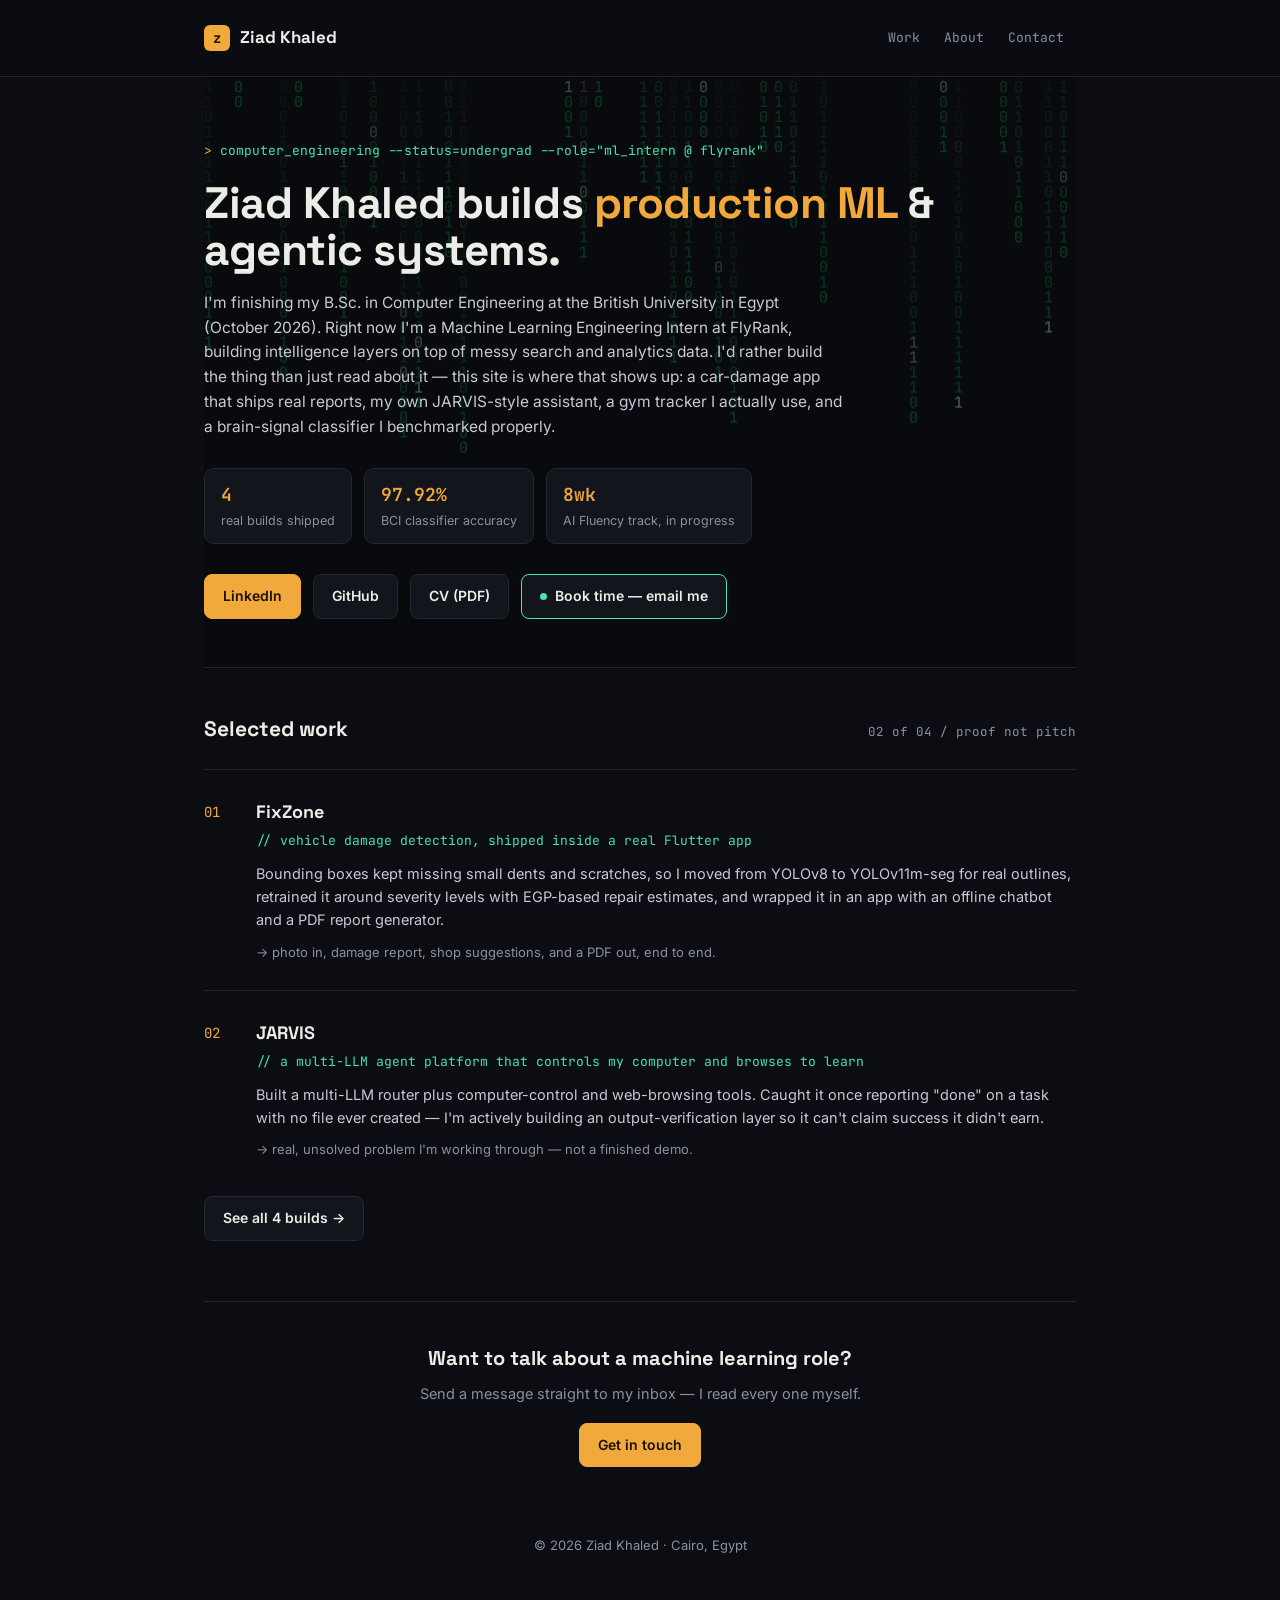
<file: index.html>
<!DOCTYPE html>
<html lang="en">
<head>
<meta charset="UTF-8">
<meta name="viewport" content="width=device-width, initial-scale=1.0">
<title>Ziad Khaled — Machine Learning Engineer</title>
<meta name="description" content="Ziad Khaled — Computer Engineering undergraduate and AI Engineer aspirant. Production ML + agentic systems, end-to-end.">
<link rel="canonical" href="https://720-hz.github.io/">
<meta property="og:type" content="website">
<meta property="og:site_name" content="Ziad Khaled">
<meta property="og:url" content="https://720-hz.github.io/">
<meta property="og:title" content="Ziad Khaled — Machine Learning Engineer">
<meta property="og:description" content="Ziad Khaled — Computer Engineering undergraduate and AI Engineer aspirant. Production ML + agentic systems, end-to-end.">
<meta property="og:image" content="https://720-hz.github.io/og-image.png">
<meta property="og:image:width" content="1200">
<meta property="og:image:height" content="630">
<meta name="twitter:card" content="summary_large_image">
<meta name="twitter:title" content="Ziad Khaled — Machine Learning Engineer">
<meta name="twitter:description" content="Ziad Khaled — Computer Engineering undergraduate and AI Engineer aspirant. Production ML + agentic systems, end-to-end.">
<meta name="twitter:image" content="https://720-hz.github.io/og-image.png">
<link rel="icon" href="data:image/svg+xml,%3Csvg xmlns='http://www.w3.org/2000/svg' viewBox='0 0 32 32'%3E%3Crect width='32' height='32' rx='6' fill='%23F2A93B'/%3E%3Ctext x='16' y='23' font-family='Georgia,serif' font-size='19' font-weight='700' fill='%230B0D12' text-anchor='middle'%3Ez%3C/text%3E%3Ccircle cx='24.5' cy='9' r='2.3' fill='%2346E3B4'/%3E%3C/svg%3E">
<link rel="preconnect" href="https://fonts.googleapis.com">
<link rel="preconnect" href="https://fonts.gstatic.com" crossorigin>
<link href="https://fonts.googleapis.com/css2?family=Space+Grotesk:wght@500;600;700&family=Inter:wght@400;500;600&family=JetBrains+Mono:wght@400;500;600&display=swap" rel="stylesheet">
<link rel="stylesheet" href="styles.css">
<script>document.documentElement.classList.add('js');</script>
</head>
<body>
<header>
  <div class="wrap">
    <a class="brand" href="index.html">
      <span class="mark mono">z</span> Ziad Khaled
    </a>
    <nav>
      <a href="work.html">Work</a>
      <a href="about.html">About</a>
      <a href="contact.html">Contact</a>
    </nav>
  </div>
</header>

<div class="wrap">

  <section class="hero reveal" id="top" style="border-top:none;">
    <canvas id="matrix-rain" class="matrix-rain" aria-hidden="true"></canvas>
    <div class="prompt">computer_engineering --status=undergrad --role="ml_intern @ flyrank"</div>
    <h1>Ziad Khaled builds <span>production ML</span> &amp; agentic systems.</h1>
    <p class="bio">I'm finishing my B.Sc. in Computer Engineering at the British University in Egypt (October 2026). Right now I'm a Machine Learning Engineering Intern at FlyRank, building intelligence layers on top of messy search and analytics data. I'd rather build the thing than just read about it — this site is where that shows up: a car-damage app that ships real reports, my own JARVIS-style assistant, a gym tracker I actually use, and a brain-signal classifier I benchmarked properly.</p>

    <div class="stats">
      <div class="stat"><div class="n mono">4</div><div class="l">real builds shipped</div></div>
      <div class="stat"><div class="n mono">97.92%</div><div class="l">BCI classifier accuracy</div></div>
      <div class="stat"><div class="n mono">8wk</div><div class="l">AI Fluency track, in progress</div></div>
    </div>

    <div class="links">
      <a class="btn primary" href="https://www.linkedin.com/in/ziad-khaled-b3a187253" target="_blank" rel="noopener">LinkedIn</a>
      <a class="btn" href="https://github.com/720-hz" target="_blank" rel="noopener">GitHub</a>
      <a class="btn" href="./Ziad_Khaled_CV.pdf" target="_blank" rel="noopener">CV (PDF)</a>
      <a class="btn accent" href="mailto:ziadkhaledshatah@gmail.com?subject=Let%27s%20talk" target="_blank" rel="noopener">Book time — email me</a>
    </div>
  </section>

  <section id="work-preview">
    <div class="section-head">
      <h2 class="reveal">Selected work</h2>
      <div class="section-note mono reveal">02 of 04 / proof not pitch</div>
    </div>
    <div class="row reveal reveal-1">
      <div class="idx mono">01</div>
      <div class="row-body">
        <h3>FixZone</h3>
        <p class="tagline">// vehicle damage detection, shipped inside a real Flutter app</p>
        <p>Bounding boxes kept missing small dents and scratches, so I moved from YOLOv8 to YOLOv11m-seg for real outlines, retrained it around severity levels with EGP-based repair estimates, and wrapped it in an app with an offline chatbot and a PDF report generator.</p>
        <p class="result">→ photo in, damage report, shop suggestions, and a PDF out, end to end.</p>
      </div>
    </div>
    <div class="row reveal reveal-2">
      <div class="idx mono">02</div>
      <div class="row-body">
        <h3>JARVIS</h3>
        <p class="tagline">// a multi-LLM agent platform that controls my computer and browses to learn</p>
        <p>Built a multi-LLM router plus computer-control and web-browsing tools. Caught it once reporting "done" on a task with no file ever created — I'm actively building an output-verification layer so it can't claim success it didn't earn.</p>
        <p class="result">→ real, unsolved problem I'm working through — not a finished demo.</p>
      </div>
    </div>

    <p class="reveal" style="margin-top:8px;"><a class="btn" href="work.html">See all 4 builds →</a></p>
  </section>

<section class="cta-banner reveal">
  <div class="wrap">
    <h2>Want to talk about a machine learning role?</h2>
    <p>Send a message straight to my inbox — I read every one myself.</p>
    <a class="btn primary" href="contact.html">Get in touch</a>
  </div>
</section>

</div>

<footer>
    <div class="wrap" style="display:flex;flex-wrap:wrap;gap:8px;justify-content:center;width:100%;">
    <span>© 2026 Ziad Khaled · Cairo, Egypt</span>
  </div>
</footer>
<script src="motion.js"></script>
<script src="matrix.js"></script>
<!-- Cloudflare Web Analytics --><script type='module' src='https://static.cloudflareinsights.com/beacon.min.js' data-cf-beacon='{"token": "58df96323a4a47d693aaca99b2e55f92"}'></script><!-- End Cloudflare Web Analytics -->
</body>
</html>
</file>
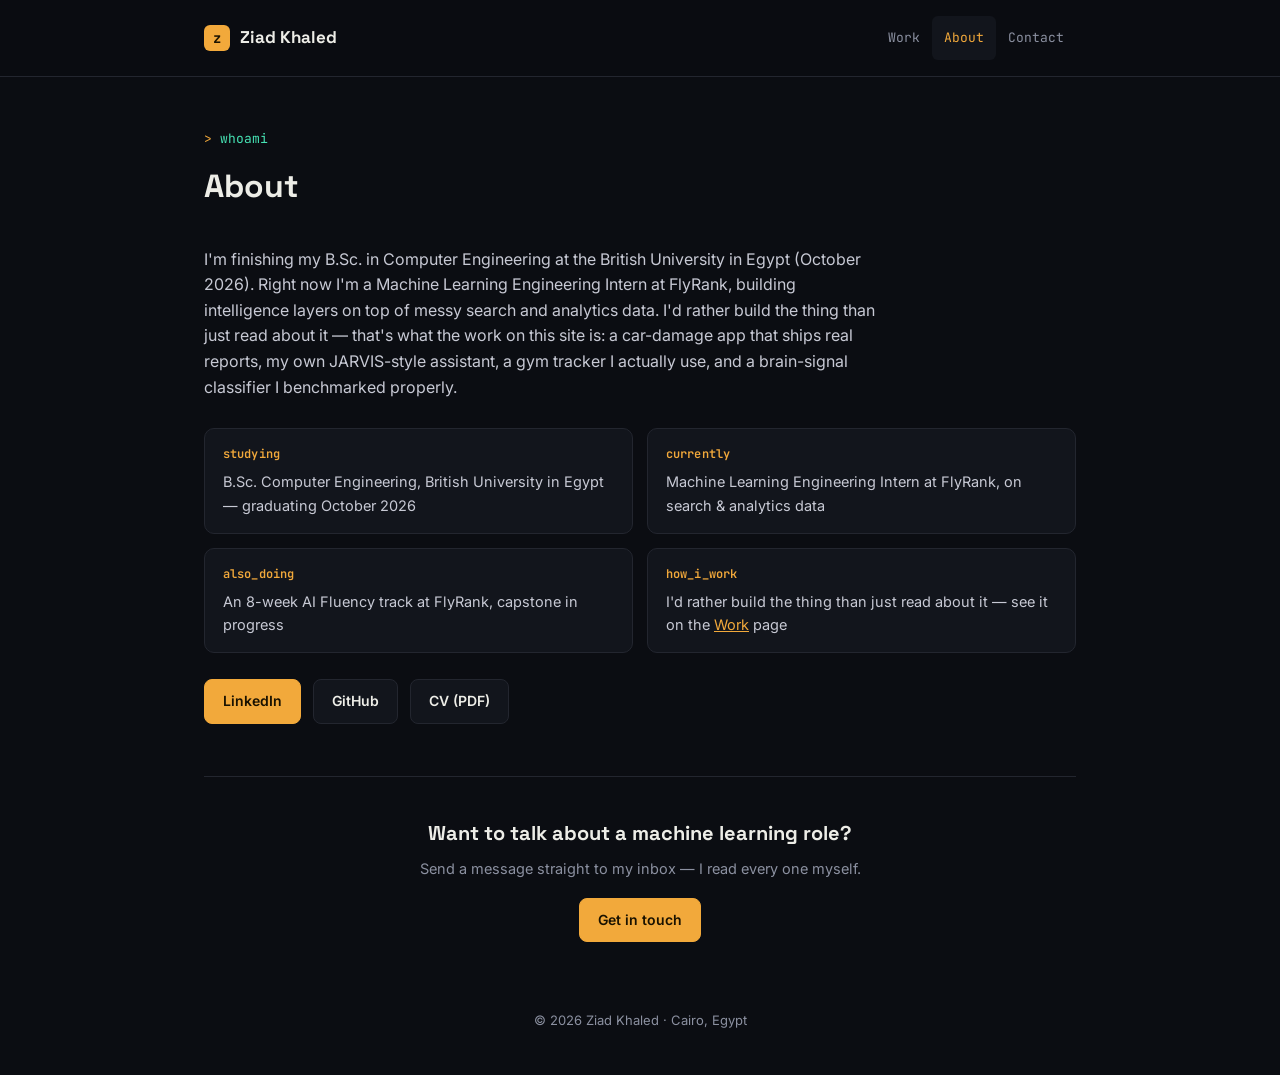
<file: about.html>
<!DOCTYPE html>
<html lang="en">
<head>
<meta charset="UTF-8">
<meta name="viewport" content="width=device-width, initial-scale=1.0">
<title>About — Ziad Khaled</title>
<meta name="description" content="About Ziad Khaled — Computer Engineering undergraduate at the British University in Egypt and Machine Learning Engineering Intern at FlyRank.">
<link rel="canonical" href="https://720-hz.github.io/about.html">
<meta property="og:type" content="website">
<meta property="og:site_name" content="Ziad Khaled">
<meta property="og:url" content="https://720-hz.github.io/about.html">
<meta property="og:title" content="About — Ziad Khaled">
<meta property="og:description" content="About Ziad Khaled — Computer Engineering undergraduate at the British University in Egypt and Machine Learning Engineering Intern at FlyRank.">
<meta property="og:image" content="https://720-hz.github.io/og-image.png">
<meta property="og:image:width" content="1200">
<meta property="og:image:height" content="630">
<meta name="twitter:card" content="summary_large_image">
<meta name="twitter:title" content="About — Ziad Khaled">
<meta name="twitter:description" content="About Ziad Khaled — Computer Engineering undergraduate at the British University in Egypt and Machine Learning Engineering Intern at FlyRank.">
<meta name="twitter:image" content="https://720-hz.github.io/og-image.png">
<link rel="icon" href="data:image/svg+xml,%3Csvg xmlns='http://www.w3.org/2000/svg' viewBox='0 0 32 32'%3E%3Crect width='32' height='32' rx='6' fill='%23F2A93B'/%3E%3Ctext x='16' y='23' font-family='Georgia,serif' font-size='19' font-weight='700' fill='%230B0D12' text-anchor='middle'%3Ez%3C/text%3E%3Ccircle cx='24.5' cy='9' r='2.3' fill='%2346E3B4'/%3E%3C/svg%3E">
<link rel="preconnect" href="https://fonts.googleapis.com">
<link rel="preconnect" href="https://fonts.gstatic.com" crossorigin>
<link href="https://fonts.googleapis.com/css2?family=Space+Grotesk:wght@500;600;700&family=Inter:wght@400;500;600&family=JetBrains+Mono:wght@400;500;600&display=swap" rel="stylesheet">
<link rel="stylesheet" href="styles.css">
<script>document.documentElement.classList.add('js');</script>
</head>
<body>
<header>
  <div class="wrap">
    <a class="brand" href="index.html">
      <span class="mark mono">z</span> Ziad Khaled
    </a>
    <nav>
      <a href="work.html">Work</a>
      <a href="about.html" class="active">About</a>
      <a href="contact.html">Contact</a>
    </nav>
  </div>
</header>

<div class="wrap">

  <section class="page-hero reveal" style="border-top:none;">
    <div class="prompt">whoami</div>
    <h1>About</h1>
  </section>

  <section style="border-top:none;padding-top:8px;">
    <p class="bio reveal" style="max-width:680px;font-size:16px;">I'm finishing my B.Sc. in Computer Engineering at the British University in Egypt (October 2026). Right now I'm a Machine Learning Engineering Intern at FlyRank, building intelligence layers on top of messy search and analytics data. I'd rather build the thing than just read about it — that's what the work on this site is: a car-damage app that ships real reports, my own JARVIS-style assistant, a gym tracker I actually use, and a brain-signal classifier I benchmarked properly.</p>

    <div class="facts reveal">
      <div class="fact">
        <div class="k mono">studying</div>
        <div class="v">B.Sc. Computer Engineering, British University in Egypt — graduating October 2026</div>
      </div>
      <div class="fact">
        <div class="k mono">currently</div>
        <div class="v">Machine Learning Engineering Intern at FlyRank, on search &amp; analytics data</div>
      </div>
      <div class="fact">
        <div class="k mono">also_doing</div>
        <div class="v">An 8-week AI Fluency track at FlyRank, capstone in progress</div>
      </div>
      <div class="fact">
        <div class="k mono">how_i_work</div>
        <div class="v">I'd rather build the thing than just read about it — see it on the <a href="work.html">Work</a> page</div>
      </div>
    </div>

    <div class="links reveal" style="margin-top:26px;">
      <a class="btn primary" href="https://www.linkedin.com/in/ziad-khaled-b3a187253" target="_blank" rel="noopener">LinkedIn</a>
      <a class="btn" href="https://github.com/720-hz" target="_blank" rel="noopener">GitHub</a>
      <a class="btn" href="./Ziad_Khaled_CV.pdf" target="_blank" rel="noopener">CV (PDF)</a>
    </div>
  </section>

<section class="cta-banner reveal">
  <div class="wrap">
    <h2>Want to talk about a machine learning role?</h2>
    <p>Send a message straight to my inbox — I read every one myself.</p>
    <a class="btn primary" href="contact.html">Get in touch</a>
  </div>
</section>

</div>

<footer>
    <div class="wrap" style="display:flex;flex-wrap:wrap;gap:8px;justify-content:center;width:100%;">
    <span>© 2026 Ziad Khaled · Cairo, Egypt</span>
  </div>
</footer>
<script src="motion.js"></script>
<!-- Cloudflare Web Analytics --><script type='module' src='https://static.cloudflareinsights.com/beacon.min.js' data-cf-beacon='{"token": "58df96323a4a47d693aaca99b2e55f92"}'></script><!-- End Cloudflare Web Analytics -->
</body>
</html>
</file>
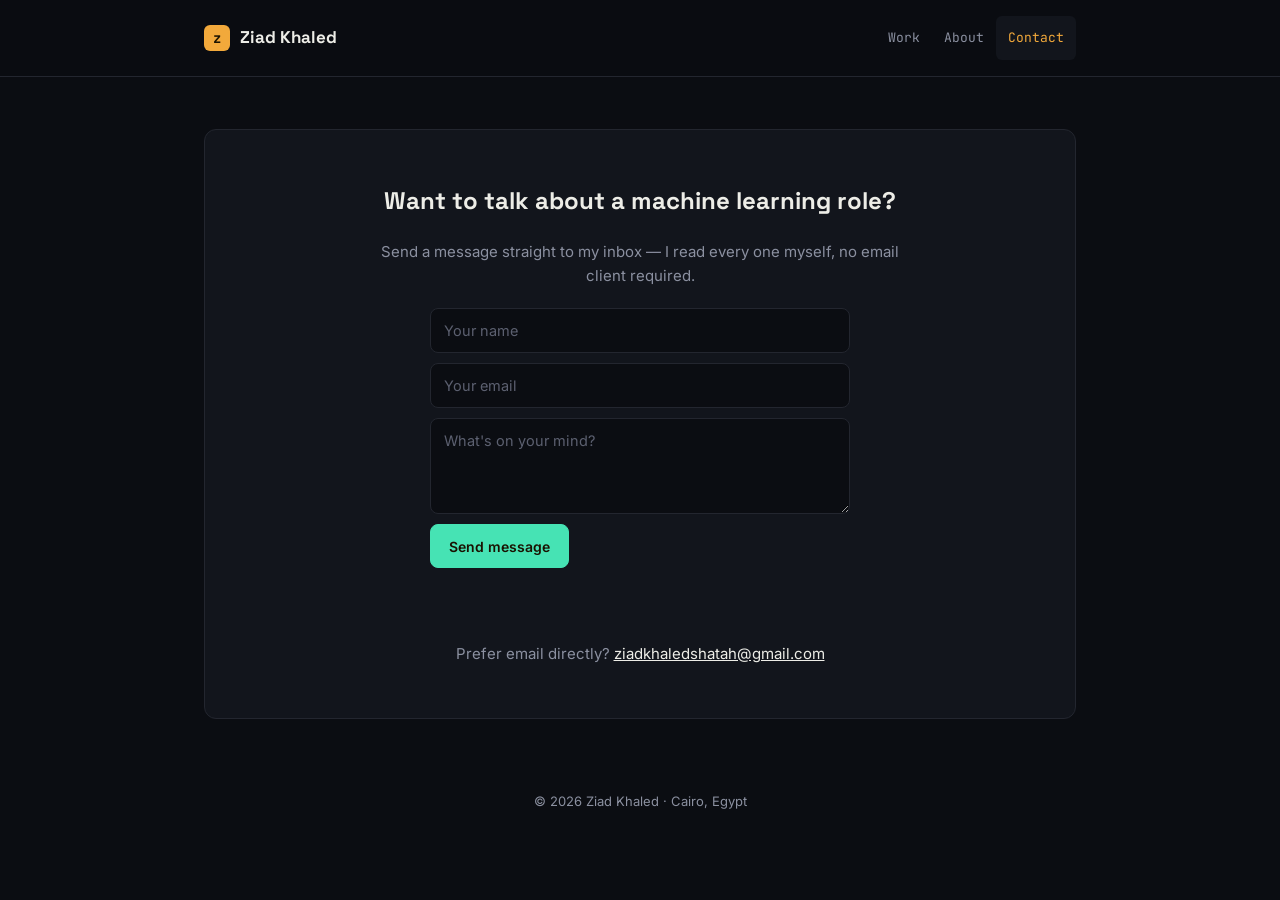
<file: contact.html>
<!DOCTYPE html>
<html lang="en">
<head>
<meta charset="UTF-8">
<meta name="viewport" content="width=device-width, initial-scale=1.0">
<title>Contact — Ziad Khaled</title>
<meta name="description" content="Get in touch with Ziad Khaled about a machine learning role.">
<link rel="canonical" href="https://720-hz.github.io/contact.html">
<meta property="og:type" content="website">
<meta property="og:site_name" content="Ziad Khaled">
<meta property="og:url" content="https://720-hz.github.io/contact.html">
<meta property="og:title" content="Contact — Ziad Khaled">
<meta property="og:description" content="Get in touch with Ziad Khaled about a machine learning role.">
<meta property="og:image" content="https://720-hz.github.io/og-image.png">
<meta property="og:image:width" content="1200">
<meta property="og:image:height" content="630">
<meta name="twitter:card" content="summary_large_image">
<meta name="twitter:title" content="Contact — Ziad Khaled">
<meta name="twitter:description" content="Get in touch with Ziad Khaled about a machine learning role.">
<meta name="twitter:image" content="https://720-hz.github.io/og-image.png">
<link rel="icon" href="data:image/svg+xml,%3Csvg xmlns='http://www.w3.org/2000/svg' viewBox='0 0 32 32'%3E%3Crect width='32' height='32' rx='6' fill='%23F2A93B'/%3E%3Ctext x='16' y='23' font-family='Georgia,serif' font-size='19' font-weight='700' fill='%230B0D12' text-anchor='middle'%3Ez%3C/text%3E%3Ccircle cx='24.5' cy='9' r='2.3' fill='%2346E3B4'/%3E%3C/svg%3E">
<link rel="preconnect" href="https://fonts.googleapis.com">
<link rel="preconnect" href="https://fonts.gstatic.com" crossorigin>
<link href="https://fonts.googleapis.com/css2?family=Space+Grotesk:wght@500;600;700&family=Inter:wght@400;500;600&family=JetBrains+Mono:wght@400;500;600&display=swap" rel="stylesheet">
<link rel="stylesheet" href="styles.css">
<script>document.documentElement.classList.add('js');</script>
</head>
<body>
<header>
  <div class="wrap">
    <a class="brand" href="index.html">
      <span class="mark mono">z</span> Ziad Khaled
    </a>
    <nav>
      <a href="work.html">Work</a>
      <a href="about.html">About</a>
      <a href="contact.html" class="active">Contact</a>
    </nav>
  </div>
</header>

<div class="wrap">

  <section class="reveal" style="border-top:none;padding-top:52px;">
    <div class="contact">
      <h1>Want to talk about a machine learning role?</h1>
      <p>Send a message straight to my inbox — I read every one myself, no email client required.</p>

      <form id="contact-form" class="contact-form">
        <input type="hidden" name="_subject" value="New message from 720-hz.github.io">
        <input type="hidden" name="_template" value="table">
        <input type="text" name="name" placeholder="Your name" required>
        <input type="email" name="email" placeholder="Your email" required>
        <textarea name="message" rows="4" placeholder="What's on your mind?" required></textarea>
        <button type="submit" class="btn accent" id="contact-submit">Send message</button>
        <p id="contact-status" class="contact-status" role="status" aria-live="polite"></p>
      </form>

      <p class="contact-fallback">Prefer email directly? <a href="mailto:ziadkhaledshatah@gmail.com?subject=Let%27s%20talk">ziadkhaledshatah@gmail.com</a></p>
    </div>
  </section>

</div>

<footer>
    <div class="wrap" style="display:flex;flex-wrap:wrap;gap:8px;justify-content:center;width:100%;">
    <span>© 2026 Ziad Khaled · Cairo, Egypt</span>
  </div>
</footer>
<script src="motion.js"></script>
<script src="contact.js"></script>
<!-- Cloudflare Web Analytics --><script type='module' src='https://static.cloudflareinsights.com/beacon.min.js' data-cf-beacon='{"token": "58df96323a4a47d693aaca99b2e55f92"}'></script><!-- End Cloudflare Web Analytics -->
</body>
</html>
</file>
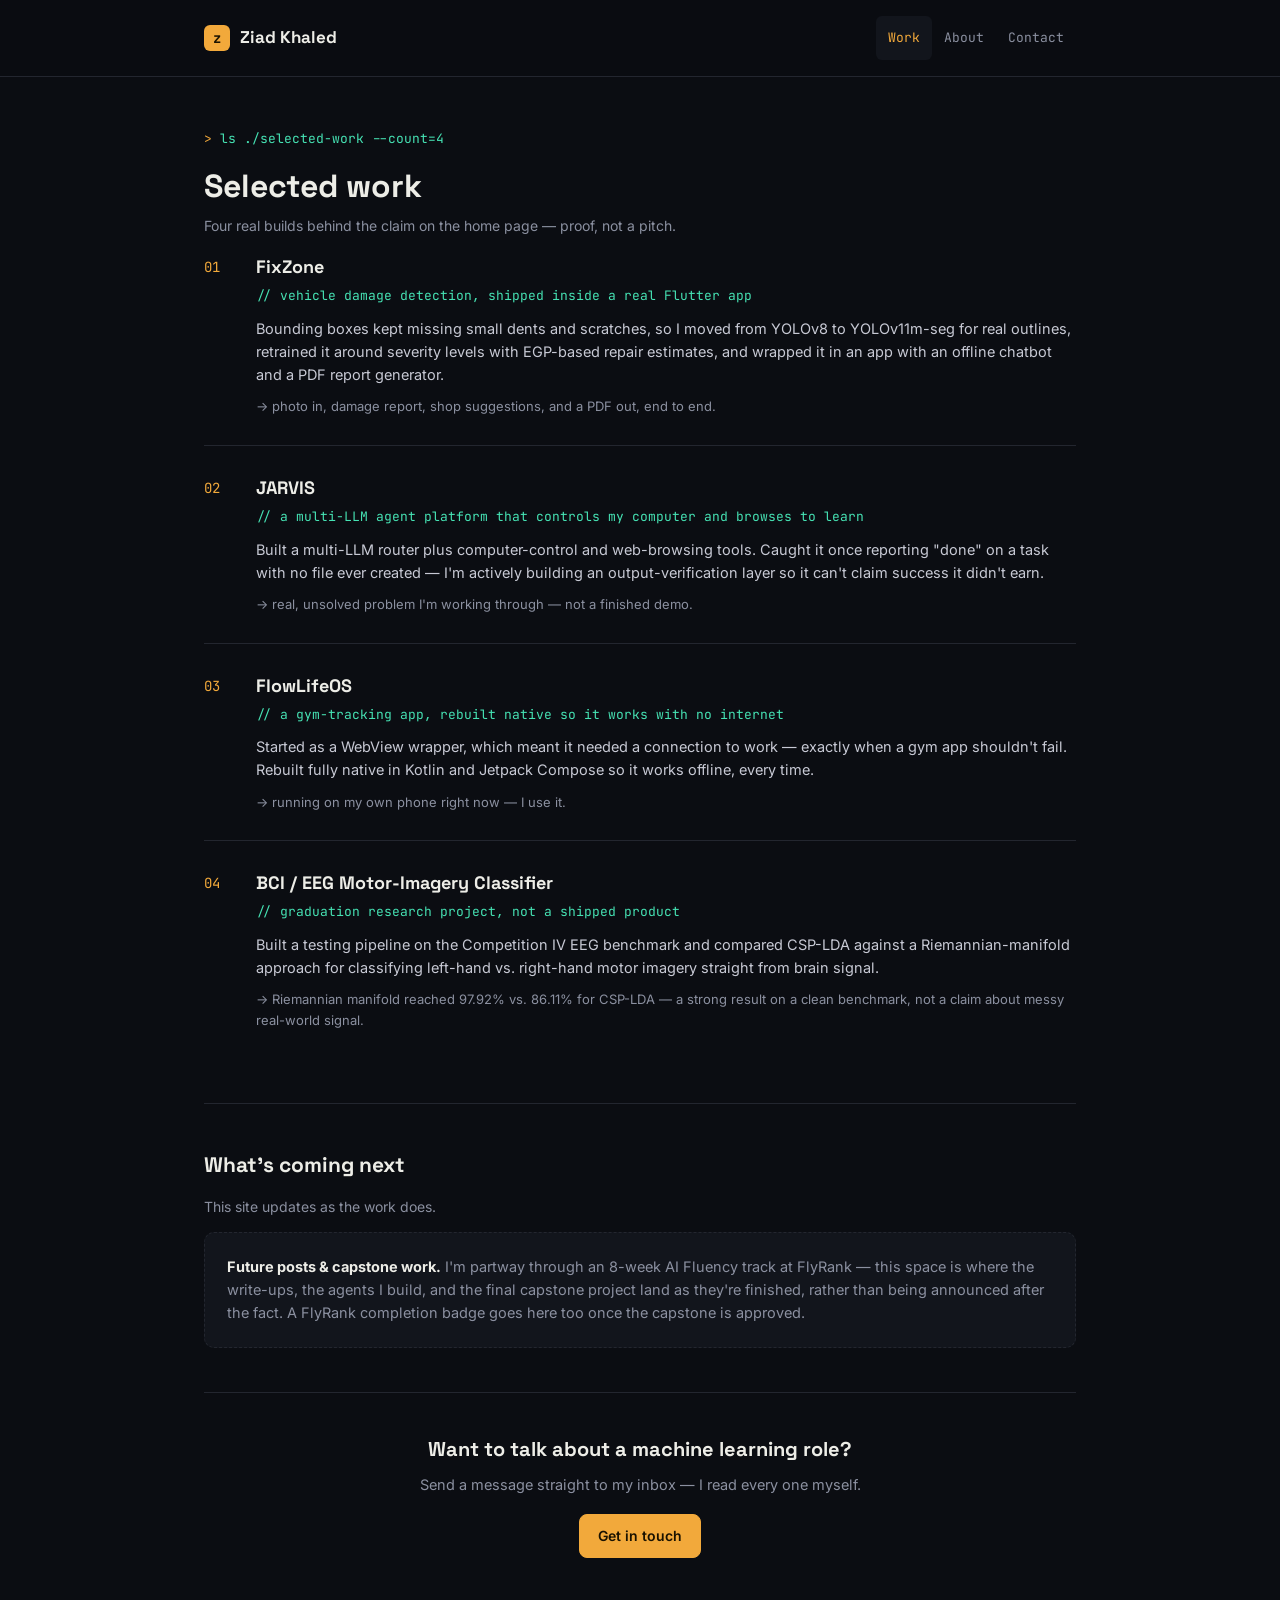
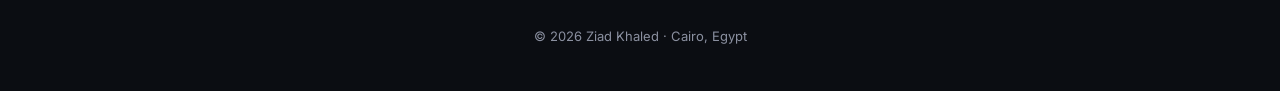
<file: work.html>
<!DOCTYPE html>
<html lang="en">
<head>
<meta charset="UTF-8">
<meta name="viewport" content="width=device-width, initial-scale=1.0">
<title>Work — Ziad Khaled</title>
<meta name="description" content="Selected work by Ziad Khaled: FixZone, JARVIS, FlowLifeOS, and a BCI/EEG motor-imagery classifier.">
<link rel="canonical" href="https://720-hz.github.io/work.html">
<meta property="og:type" content="website">
<meta property="og:site_name" content="Ziad Khaled">
<meta property="og:url" content="https://720-hz.github.io/work.html">
<meta property="og:title" content="Work — Ziad Khaled">
<meta property="og:description" content="Selected work by Ziad Khaled: FixZone, JARVIS, FlowLifeOS, and a BCI/EEG motor-imagery classifier.">
<meta property="og:image" content="https://720-hz.github.io/og-image.png">
<meta property="og:image:width" content="1200">
<meta property="og:image:height" content="630">
<meta name="twitter:card" content="summary_large_image">
<meta name="twitter:title" content="Work — Ziad Khaled">
<meta name="twitter:description" content="Selected work by Ziad Khaled: FixZone, JARVIS, FlowLifeOS, and a BCI/EEG motor-imagery classifier.">
<meta name="twitter:image" content="https://720-hz.github.io/og-image.png">
<link rel="icon" href="data:image/svg+xml,%3Csvg xmlns='http://www.w3.org/2000/svg' viewBox='0 0 32 32'%3E%3Crect width='32' height='32' rx='6' fill='%23F2A93B'/%3E%3Ctext x='16' y='23' font-family='Georgia,serif' font-size='19' font-weight='700' fill='%230B0D12' text-anchor='middle'%3Ez%3C/text%3E%3Ccircle cx='24.5' cy='9' r='2.3' fill='%2346E3B4'/%3E%3C/svg%3E">
<link rel="preconnect" href="https://fonts.googleapis.com">
<link rel="preconnect" href="https://fonts.gstatic.com" crossorigin>
<link href="https://fonts.googleapis.com/css2?family=Space+Grotesk:wght@500;600;700&family=Inter:wght@400;500;600&family=JetBrains+Mono:wght@400;500;600&display=swap" rel="stylesheet">
<link rel="stylesheet" href="styles.css">
<script>document.documentElement.classList.add('js');</script>
</head>
<body>
<header>
  <div class="wrap">
    <a class="brand" href="index.html">
      <span class="mark mono">z</span> Ziad Khaled
    </a>
    <nav>
      <a href="work.html" class="active">Work</a>
      <a href="about.html">About</a>
      <a href="contact.html">Contact</a>
    </nav>
  </div>
</header>

<div class="wrap">

  <section class="page-hero reveal" style="border-top:none;">
    <div class="prompt">ls ./selected-work --count=4</div>
    <h1>Selected work</h1>
    <p class="section-note">Four real builds behind the claim on the home page — proof, not a pitch.</p>
  </section>

  <section style="border-top:none;padding-top:8px;">
    <div class="row reveal reveal-1">
      <div class="idx mono">01</div>
      <div class="row-body">
        <h3>FixZone</h3>
        <p class="tagline">// vehicle damage detection, shipped inside a real Flutter app</p>
        <p>Bounding boxes kept missing small dents and scratches, so I moved from YOLOv8 to YOLOv11m-seg for real outlines, retrained it around severity levels with EGP-based repair estimates, and wrapped it in an app with an offline chatbot and a PDF report generator.</p>
        <p class="result">→ photo in, damage report, shop suggestions, and a PDF out, end to end.</p>
      </div>
    </div>
    <div class="row reveal reveal-2">
      <div class="idx mono">02</div>
      <div class="row-body">
        <h3>JARVIS</h3>
        <p class="tagline">// a multi-LLM agent platform that controls my computer and browses to learn</p>
        <p>Built a multi-LLM router plus computer-control and web-browsing tools. Caught it once reporting "done" on a task with no file ever created — I'm actively building an output-verification layer so it can't claim success it didn't earn.</p>
        <p class="result">→ real, unsolved problem I'm working through — not a finished demo.</p>
      </div>
    </div>
    <div class="row reveal reveal-3">
      <div class="idx mono">03</div>
      <div class="row-body">
        <h3>FlowLifeOS</h3>
        <p class="tagline">// a gym-tracking app, rebuilt native so it works with no internet</p>
        <p>Started as a WebView wrapper, which meant it needed a connection to work — exactly when a gym app shouldn't fail. Rebuilt fully native in Kotlin and Jetpack Compose so it works offline, every time.</p>
        <p class="result">→ running on my own phone right now — I use it.</p>
      </div>
    </div>
    <div class="row reveal reveal-4">
      <div class="idx mono">04</div>
      <div class="row-body">
        <h3>BCI / EEG Motor-Imagery Classifier</h3>
        <p class="tagline">// graduation research project, not a shipped product</p>
        <p>Built a testing pipeline on the Competition IV EEG benchmark and compared CSP-LDA against a Riemannian-manifold approach for classifying left-hand vs. right-hand motor imagery straight from brain signal.</p>
        <p class="result">→ Riemannian manifold reached 97.92% vs. 86.11% for CSP-LDA — a strong result on a clean benchmark, not a claim about messy real-world signal.</p>
      </div>
    </div>
  </section>

  <section class="reveal">
    <h2>What's coming next</h2>
    <p class="section-note">This site updates as the work does.</p>
    <div class="future">
      <strong>Future posts &amp; capstone work.</strong> I'm partway through an 8-week AI Fluency track at FlyRank — this space is where the write-ups, the agents I build, and the final capstone project land as they're finished, rather than being announced after the fact. A FlyRank completion badge goes here too once the capstone is approved.
    </div>
  </section>

<section class="cta-banner reveal">
  <div class="wrap">
    <h2>Want to talk about a machine learning role?</h2>
    <p>Send a message straight to my inbox — I read every one myself.</p>
    <a class="btn primary" href="contact.html">Get in touch</a>
  </div>
</section>

</div>

<footer>
    <div class="wrap" style="display:flex;flex-wrap:wrap;gap:8px;justify-content:center;width:100%;">
    <span>© 2026 Ziad Khaled · Cairo, Egypt</span>
  </div>
</footer>
<script src="motion.js"></script>
<!-- Cloudflare Web Analytics --><script type='module' src='https://static.cloudflareinsights.com/beacon.min.js' data-cf-beacon='{"token": "58df96323a4a47d693aaca99b2e55f92"}'></script><!-- End Cloudflare Web Analytics -->
</body>
</html>
</file>
<file: styles.css>
:root{
  --bg:#0B0D12;
  --bg2:#12151C;
  --text:#EDEDE7;
  --desc:#C7C9D4;
  --muted:#8B90A0;
  --accent:#F2A93B;
  --accent-ink:#1A1200;
  --accent2:#46E3B4;
  --border:#23262F;
}
*{box-sizing:border-box;}
html{scroll-behavior:smooth;}
body{
  margin:0;
  background:var(--bg);
  color:var(--text);
  font-family:'Inter',system-ui,sans-serif;
  line-height:1.6;
}
h1,h2,h3,.brand{font-family:'Space Grotesk',system-ui,sans-serif;}
.mono{font-family:'JetBrains Mono',ui-monospace,monospace;}
a{color:var(--accent);}
.wrap{max-width:920px;margin:0 auto;padding:0 24px;}

/* ---- header / nav ---- */
header{
  position:sticky;top:0;z-index:20;
  display:flex;align-items:center;justify-content:space-between;
  padding:16px 0;border-bottom:1px solid var(--border);
  background:rgba(11,13,18,.85);backdrop-filter:blur(10px);-webkit-backdrop-filter:blur(10px);
}
header .wrap{display:flex;align-items:center;justify-content:space-between;width:100%;}
.brand{
  display:flex;align-items:center;gap:10px;min-height:44px;
  font-weight:700;font-size:17px;color:var(--text);text-decoration:none;
}
.brand .mark{
  width:26px;height:26px;border-radius:6px;background:var(--accent);
  color:var(--accent-ink);display:flex;align-items:center;justify-content:center;
  font-size:14px;font-weight:700;font-family:'JetBrains Mono',monospace;
}
nav{display:flex;align-items:center;}
nav a{
  font-family:'JetBrains Mono',monospace;font-size:13px;color:var(--muted);text-decoration:none;
  display:inline-flex;align-items:center;min-height:44px;padding:0 12px;border-radius:6px;
  transition:color .15s ease, background .15s ease;
}
nav a:hover{color:var(--accent);background:var(--bg2);}
nav a.active{color:var(--accent);background:var(--bg2);}

/* ---- hero ---- */
.hero{padding:64px 0 40px;position:relative;overflow:hidden;}
.matrix-rain{position:absolute;inset:0;width:100%;height:100%;z-index:0;opacity:.4;pointer-events:none;}
.hero>*:not(.matrix-rain){position:relative;z-index:1;}
.prompt{font-family:'JetBrains Mono',monospace;font-size:13px;color:var(--accent2);margin-bottom:18px;word-break:break-word;}
.prompt::before{content:"> ";color:var(--accent);}
.hero h1{font-size:44px;line-height:1.08;margin:0 0 16px;letter-spacing:-.01em;}
.hero h1 span{color:var(--accent);}
.hero .tag{font-size:17px;color:var(--muted);max-width:600px;margin:0 0 22px;}
.bio{max-width:640px;font-size:15.5px;color:var(--desc);margin-bottom:28px;}

.page-hero{padding:52px 0 8px;}
.page-hero h1{font-size:32px;line-height:1.15;margin:0 0 10px;}
.page-hero .section-note{margin:0;}

/* ---- stat strip ---- */
.stats{display:flex;flex-wrap:wrap;gap:12px;margin-bottom:30px;}
.stat{border:1px solid var(--border);background:var(--bg2);border-radius:10px;padding:12px 16px;}
.stat .n{font-family:'JetBrains Mono',monospace;font-size:18px;color:var(--accent);font-weight:600;}
.stat .l{font-size:12.5px;color:var(--muted);margin-top:2px;}

/* ---- buttons ---- */
.links{display:flex;flex-wrap:wrap;gap:12px;margin-bottom:8px;}
.btn{
  display:inline-flex;align-items:center;gap:8px;min-height:44px;
  padding:10px 18px;border-radius:8px;font-size:14px;font-weight:600;
  text-decoration:none;border:1px solid var(--border);color:var(--text);
  background:var(--bg2);transition:border-color .15s ease, transform .15s ease, box-shadow .15s ease;
}
.btn:hover{border-color:var(--accent);transform:translateY(-2px);box-shadow:0 6px 18px rgba(242,169,59,.12);}
.btn.primary{background:var(--accent);color:var(--accent-ink);border-color:var(--accent);}
.btn.primary:hover{opacity:.92;}
.btn.accent{border-color:var(--accent2);}
.btn.accent::before{content:"";width:7px;height:7px;border-radius:50%;background:var(--accent2);}

section{padding:44px 0;border-top:1px solid var(--border);}
.section-head{display:flex;align-items:baseline;flex-wrap:wrap;gap:8px;justify-content:space-between;margin-bottom:24px;}
section h2{font-size:21px;margin:0;}
.section-note{color:var(--muted);font-size:14px;}
.section-note.mono{font-family:'JetBrains Mono',monospace;font-size:12.5px;}

/* ---- work rows (numbered list) ---- */
.row{display:flex;gap:22px;padding:28px 0;border-top:1px solid var(--border);}
.row:first-of-type{border-top:none;padding-top:0;}
.idx{font-family:'JetBrains Mono',monospace;font-size:14px;color:var(--accent);min-width:30px;padding-top:3px;flex-shrink:0;}
.row-body h3{margin:0 0 4px;font-size:18px;}
.row-body .tagline{color:var(--accent2);font-size:13px;font-family:'JetBrains Mono',monospace;margin:0 0 10px;}
.row-body p{margin:0;font-size:14.5px;color:var(--desc);}
.row-body .result{margin-top:10px;font-size:13px;color:var(--muted);}

.future{
  background:var(--bg2);border:1px dashed var(--border);border-radius:10px;
  padding:22px;font-size:14.5px;color:var(--muted);
}
.future strong{color:var(--text);}

/* ---- about facts ---- */
.facts{display:grid;grid-template-columns:1fr 1fr;gap:14px;margin:26px 0 6px;}
@media(max-width:640px){.facts{grid-template-columns:1fr;}}
.facts .fact{background:var(--bg2);border:1px solid var(--border);border-radius:10px;padding:16px 18px;}
.facts .fact .k{font-family:'JetBrains Mono',monospace;font-size:12px;font-weight:600;color:var(--accent);letter-spacing:.01em;margin-bottom:6px;}
.facts .fact .v{font-size:14.5px;color:var(--desc);}

/* ---- contact ---- */
.contact{
  background:var(--bg2);border:1px solid var(--border);border-radius:12px;padding:32px;
  text-align:center;
}
.contact h1, .contact h2{color:var(--text);}
.contact p{color:var(--muted);max-width:520px;margin:8px auto 20px;font-size:15px;}
.contact .btn.accent{background:var(--accent2);color:var(--accent-ink);border-color:var(--accent2);}
.contact .btn.accent::before{display:none;}

.contact-form{
  max-width:420px;margin:0 auto;text-align:left;display:flex;flex-direction:column;gap:10px;
}
.contact-form input,
.contact-form textarea{
  width:100%;min-height:44px;padding:13px;border-radius:8px;border:1px solid var(--border);
  background:var(--bg);color:var(--text);font-family:'Inter',system-ui,sans-serif;
  font-size:14.5px;resize:vertical;
}
.contact-form input::placeholder,
.contact-form textarea::placeholder{color:#5C6070;}
.contact-form input:focus,
.contact-form textarea:focus{outline:2px solid var(--accent2);outline-offset:1px;}
.contact-form button{
  align-self:flex-start;cursor:pointer;font-family:inherit;
}
.contact-form button:disabled{opacity:.6;cursor:default;}
.contact-status{min-height:18px;font-size:13.5px;margin:2px 0 0;}
.contact-status.ok{color:var(--accent2);font-weight:600;}
.contact-status.err{color:#FF9B87;font-weight:600;}
.contact-fallback{font-size:13.5px;color:var(--muted) !important;margin-top:18px !important;}
.contact-fallback a{color:var(--text) !important;text-decoration:underline;}

/* ---- cross-page CTA banner ---- */
.cta-banner{
  border-top:1px solid var(--border);padding:40px 0;text-align:center;
}
.cta-banner h2{font-size:20px;margin:0 0 8px;}
.cta-banner p{color:var(--muted);font-size:14.5px;margin:0 0 18px;}

footer{
  padding:28px 0 44px;color:var(--muted);font-size:13px;
  display:flex;flex-wrap:wrap;gap:8px;justify-content:space-between;
}

/* ---- motion: scroll reveal ---- */
.js .reveal{opacity:0;transform:translateY(16px);transition:opacity .55s ease, transform .55s ease;}
.js .reveal.in-view{opacity:1;transform:translateY(0);}
.reveal-1{transition-delay:.05s;}
.reveal-2{transition-delay:.12s;}
.reveal-3{transition-delay:.19s;}
.reveal-4{transition-delay:.26s;}

@media (prefers-reduced-motion: reduce){
  .js .reveal{opacity:1;transform:none;transition:none;}
  html{scroll-behavior:auto;}
  .btn:hover{transform:none;}
}
</file>
